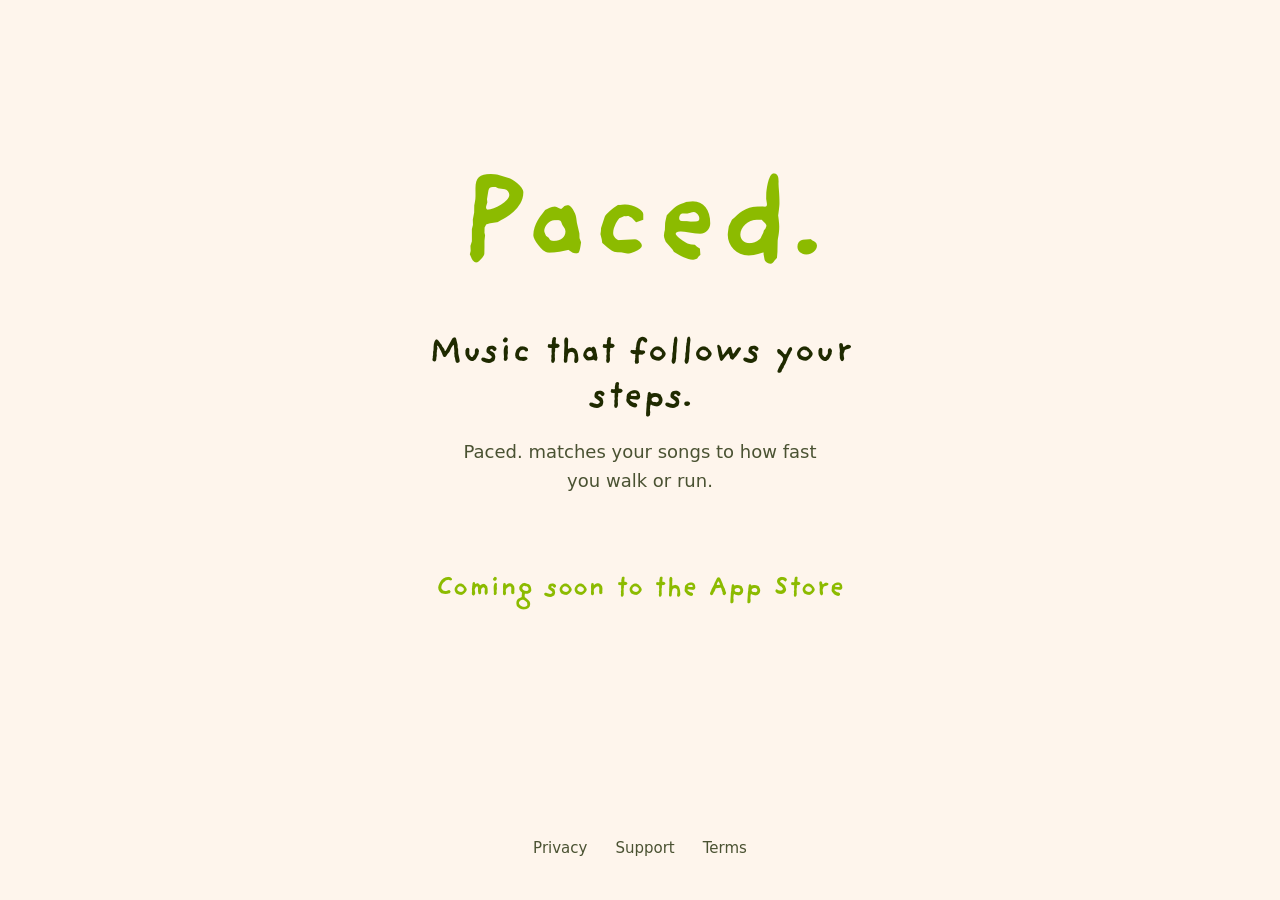
<file: index.html>
<!doctype html>
<html lang="en">
<head>
  <meta charset="utf-8">
  <meta name="viewport" content="width=device-width, initial-scale=1">
  <title>Paced.</title>
  <meta name="description" content="Paced. matches your songs to how fast you walk or run.">
  <link rel="preload" href="fonts/ProvidenceSans-Bold.otf" as="font" type="font/otf" crossorigin>
  <link rel="stylesheet" href="style.css?v=5">
</head>
<body>
  <main>
    <section class="hero">
      <h1>Paced.</h1>
      <p class="lead">Music that follows your steps.</p>
      <p class="sub">Paced. matches your songs to how fast you walk or run.</p>
      <p class="soon">Coming soon to the App Store</p>
    </section>
  </main>
  <footer>
    <nav>
      <a href="privacy.html">Privacy</a>
      <a href="support.html">Support</a>
      <a href="https://www.apple.com/legal/internet-services/itunes/dev/stdeula/">Terms</a>
    </nav>
  </footer>
</body>
</html>
</file>
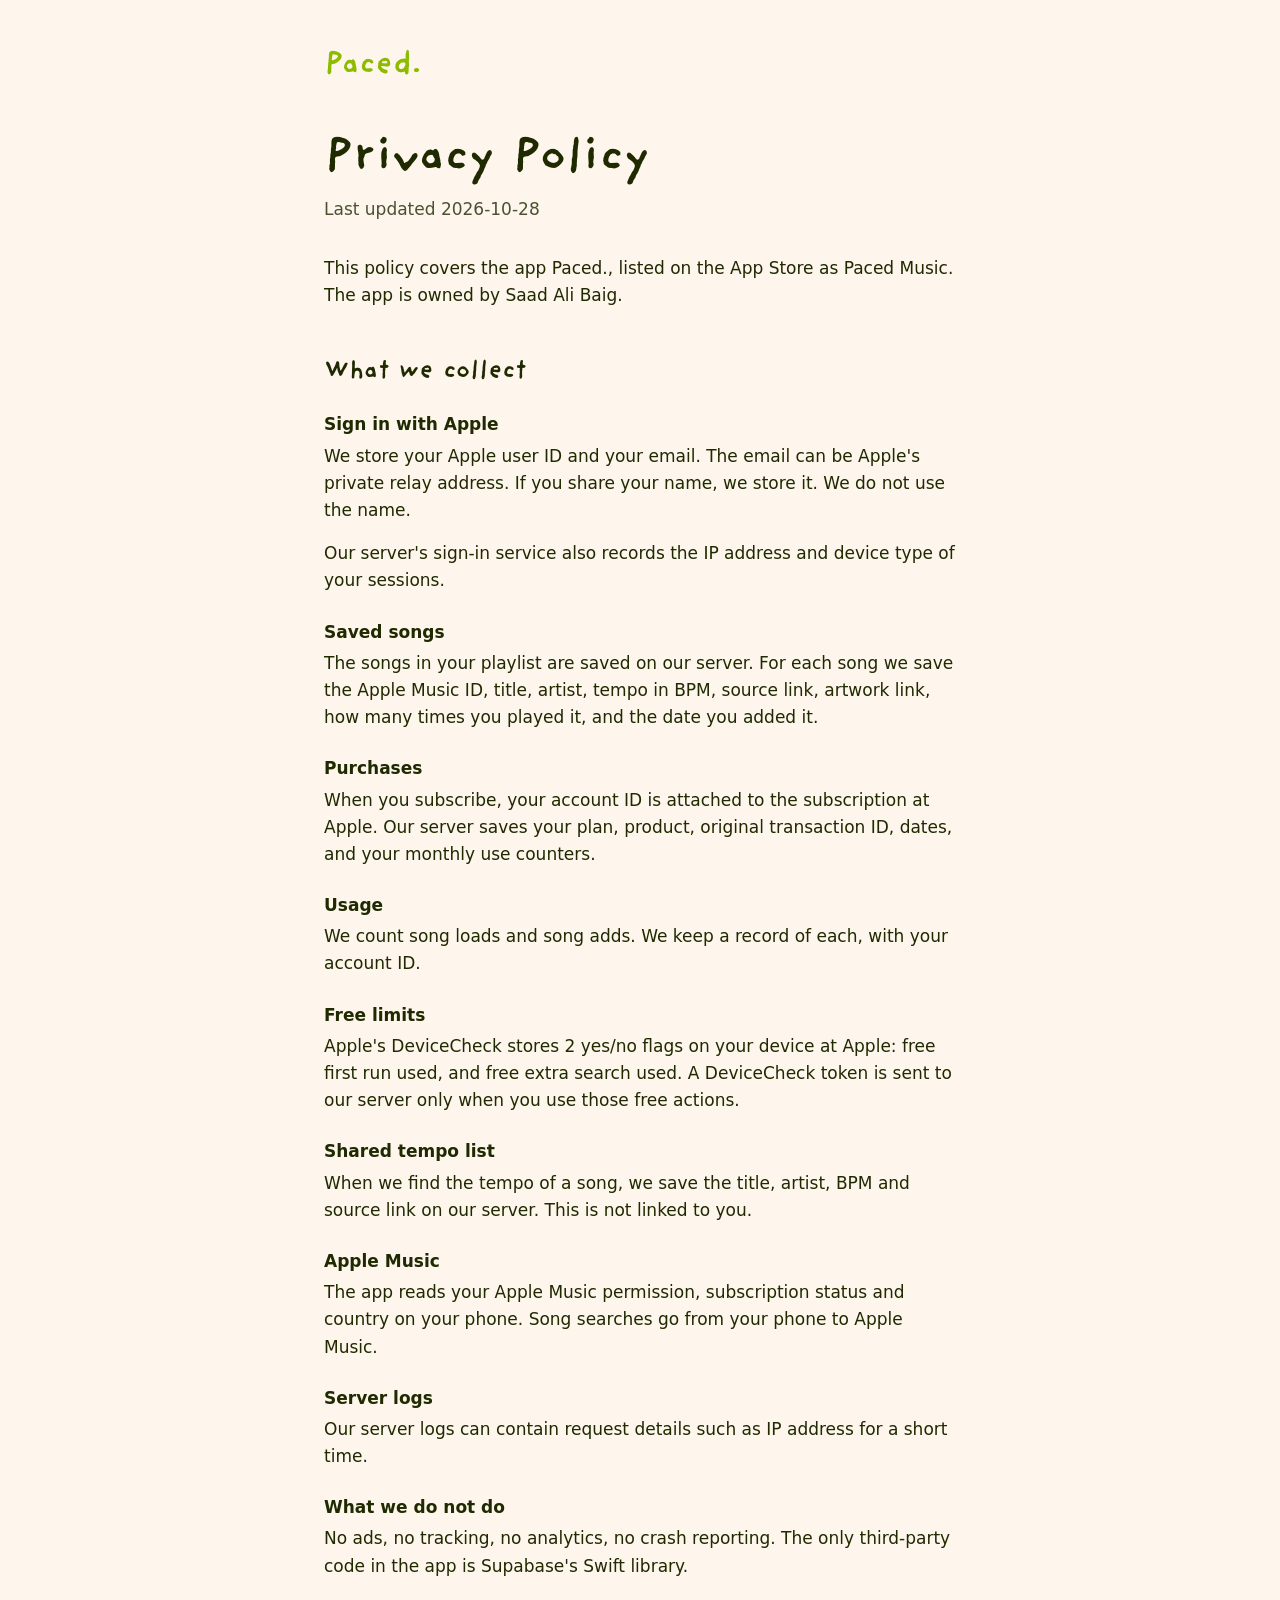
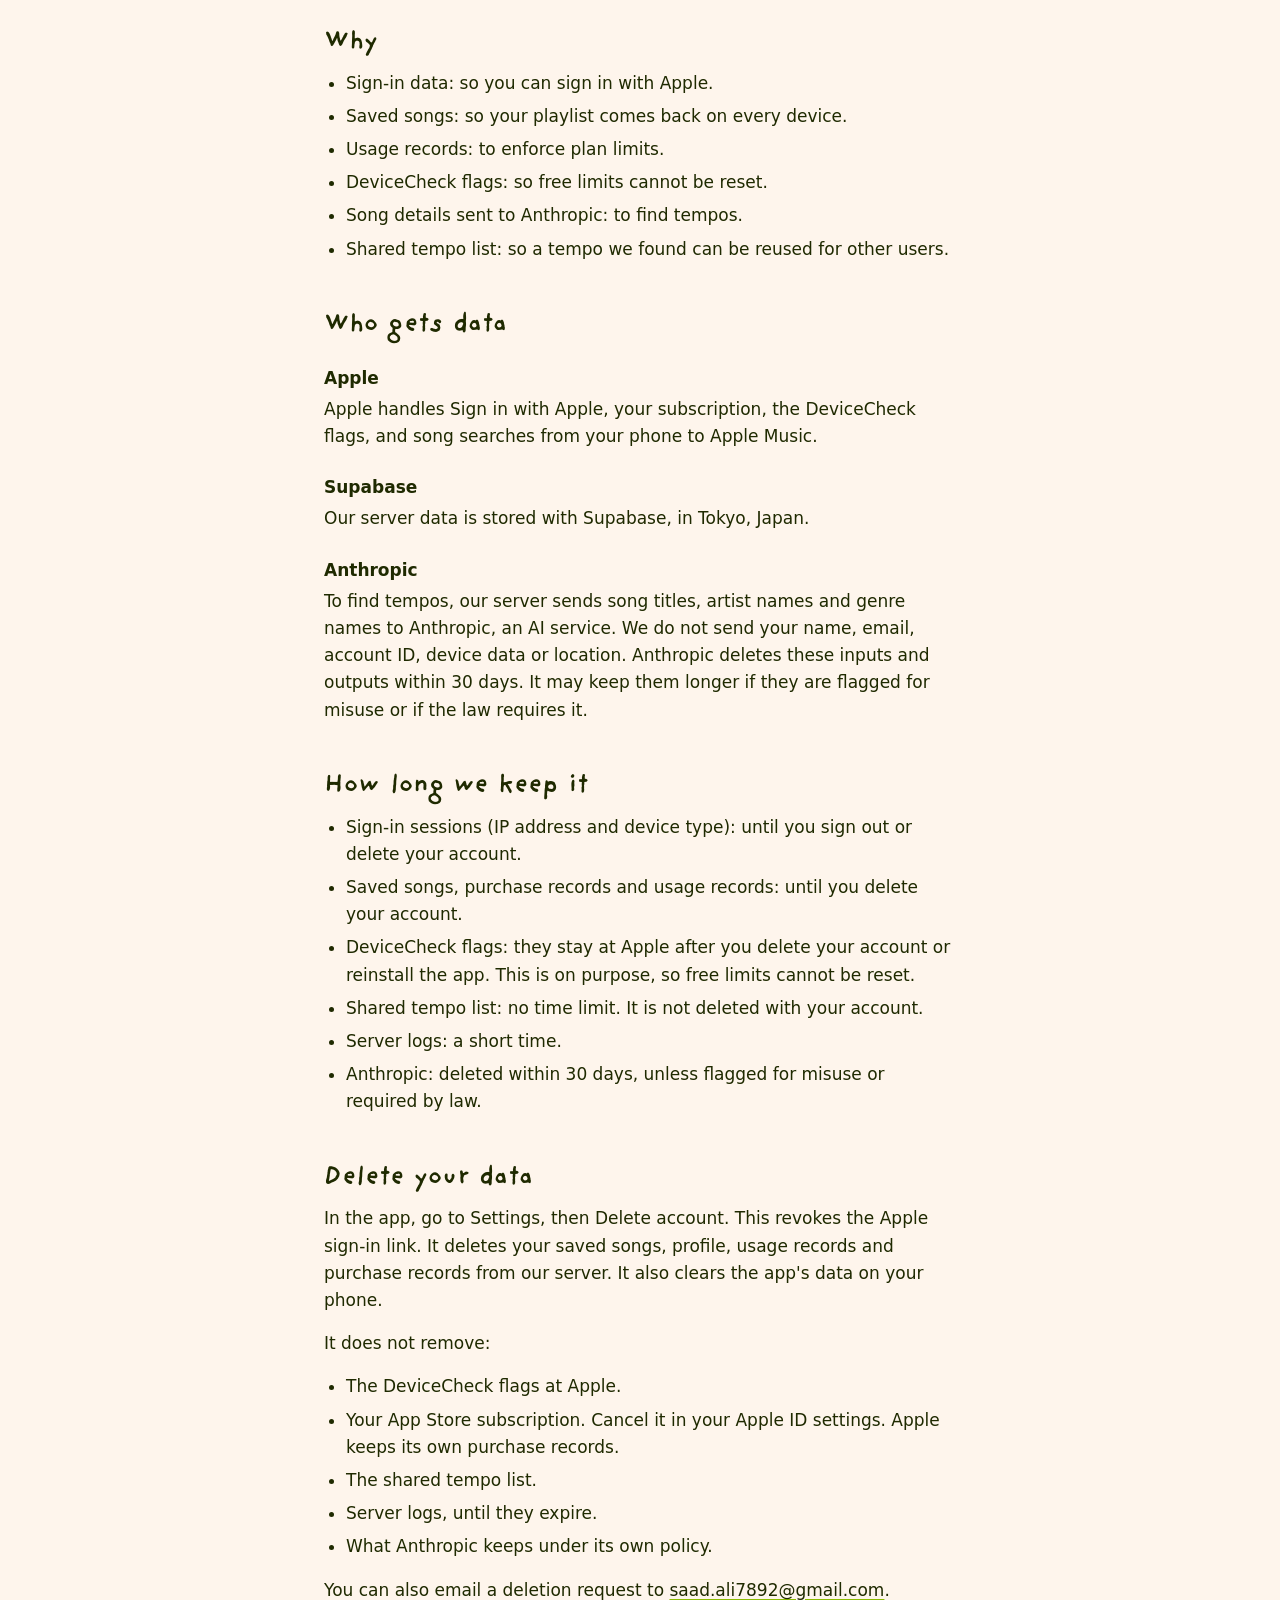
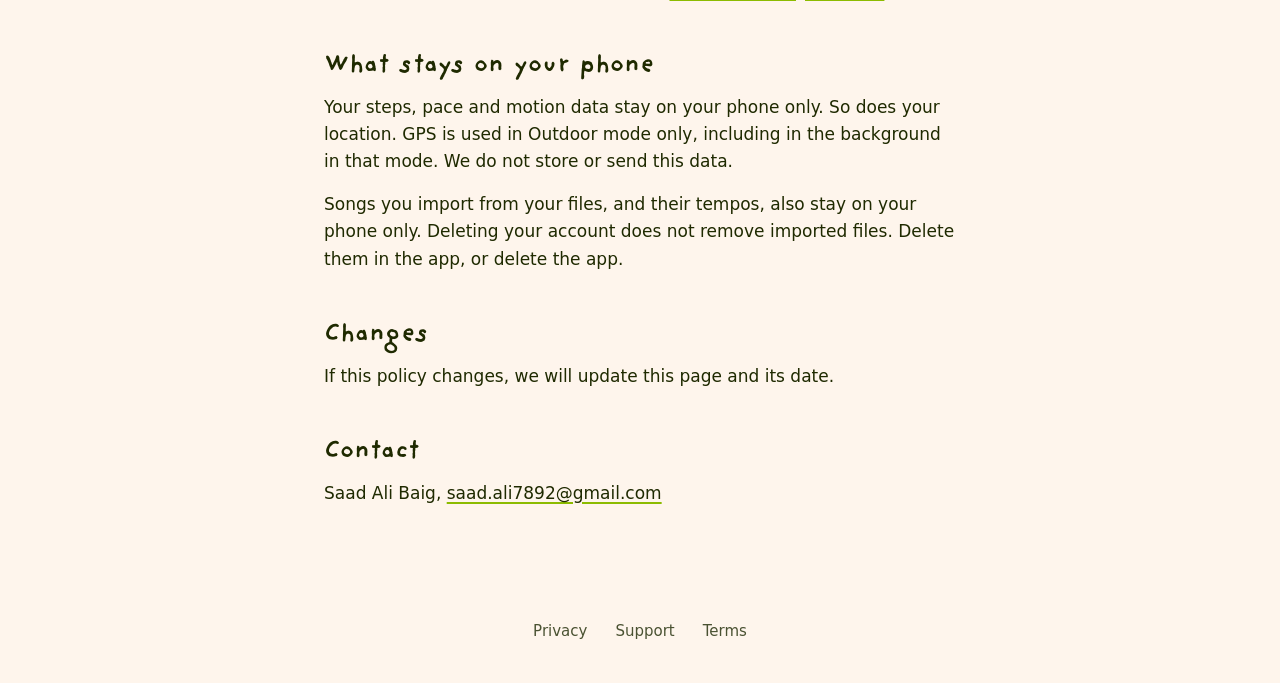
<file: privacy.html>
<!doctype html>
<html lang="en">
<head>
  <meta charset="utf-8">
  <meta name="viewport" content="width=device-width, initial-scale=1">
  <title>Privacy Policy | Paced.</title>
  <meta name="description" content="Privacy policy for Paced. (Paced Music on the App Store).">
  <link rel="preload" href="fonts/ProvidenceSans-Bold.otf" as="font" type="font/otf" crossorigin>
  <link rel="stylesheet" href="style.css?v=5">
</head>
<body>
  <main class="page">
    <a class="home wordmark" href="./">Paced.</a>

    <h1>Privacy Policy</h1>
    <p class="meta">Last updated 2026-10-28</p>

    <p>This policy covers the app Paced., listed on the App Store as Paced Music. The app is owned by Saad Ali Baig.</p>

    <h2>What we collect</h2>

    <h3>Sign in with Apple</h3>
    <p>We store your Apple user ID and your email. The email can be Apple's private relay address. If you share your name, we store it. We do not use the name.</p>
    <p>Our server's sign-in service also records the IP address and device type of your sessions.</p>

    <h3>Saved songs</h3>
    <p>The songs in your playlist are saved on our server. For each song we save the Apple Music ID, title, artist, tempo in BPM, source link, artwork link, how many times you played it, and the date you added it.</p>

    <h3>Purchases</h3>
    <p>When you subscribe, your account ID is attached to the subscription at Apple. Our server saves your plan, product, original transaction ID, dates, and your monthly use counters.</p>

    <h3>Usage</h3>
    <p>We count song loads and song adds. We keep a record of each, with your account ID.</p>

    <h3>Free limits</h3>
    <p>Apple's DeviceCheck stores 2 yes/no flags on your device at Apple: free first run used, and free extra search used. A DeviceCheck token is sent to our server only when you use those free actions.</p>

    <h3>Shared tempo list</h3>
    <p>When we find the tempo of a song, we save the title, artist, BPM and source link on our server. This is not linked to you.</p>

    <h3>Apple Music</h3>
    <p>The app reads your Apple Music permission, subscription status and country on your phone. Song searches go from your phone to Apple Music.</p>

    <h3>Server logs</h3>
    <p>Our server logs can contain request details such as IP address for a short time.</p>

    <h3>What we do not do</h3>
    <p>No ads, no tracking, no analytics, no crash reporting. The only third-party code in the app is Supabase's Swift library.</p>

    <h2>Why</h2>
    <ul>
      <li>Sign-in data: so you can sign in with Apple.</li>
      <li>Saved songs: so your playlist comes back on every device.</li>
      <li>Usage records: to enforce plan limits.</li>
      <li>DeviceCheck flags: so free limits cannot be reset.</li>
      <li>Song details sent to Anthropic: to find tempos.</li>
      <li>Shared tempo list: so a tempo we found can be reused for other users.</li>
    </ul>

    <h2>Who gets data</h2>
    <h3>Apple</h3>
    <p>Apple handles Sign in with Apple, your subscription, the DeviceCheck flags, and song searches from your phone to Apple Music.</p>
    <h3>Supabase</h3>
    <p>Our server data is stored with Supabase, in Tokyo, Japan.</p>
    <h3>Anthropic</h3>
    <p>To find tempos, our server sends song titles, artist names and genre names to Anthropic, an AI service. We do not send your name, email, account ID, device data or location. Anthropic deletes these inputs and outputs within 30 days. It may keep them longer if they are flagged for misuse or if the law requires it.</p>

    <h2>How long we keep it</h2>
    <ul>
      <li>Sign-in sessions (IP address and device type): until you sign out or delete your account.</li>
      <li>Saved songs, purchase records and usage records: until you delete your account.</li>
      <li>DeviceCheck flags: they stay at Apple after you delete your account or reinstall the app. This is on purpose, so free limits cannot be reset.</li>
      <li>Shared tempo list: no time limit. It is not deleted with your account.</li>
      <li>Server logs: a short time.</li>
      <li>Anthropic: deleted within 30 days, unless flagged for misuse or required by law.</li>
    </ul>

    <h2>Delete your data</h2>
    <p>In the app, go to Settings, then Delete account. This revokes the Apple sign-in link. It deletes your saved songs, profile, usage records and purchase records from our server. It also clears the app's data on your phone.</p>
    <p>It does not remove:</p>
    <ul>
      <li>The DeviceCheck flags at Apple.</li>
      <li>Your App Store subscription. Cancel it in your Apple ID settings. Apple keeps its own purchase records.</li>
      <li>The shared tempo list.</li>
      <li>Server logs, until they expire.</li>
      <li>What Anthropic keeps under its own policy.</li>
    </ul>
    <p>You can also email a deletion request to <a href="mailto:saad.ali7892@gmail.com">saad.ali7892@gmail.com</a>.</p>

    <h2>What stays on your phone</h2>
    <p>Your steps, pace and motion data stay on your phone only. So does your location. GPS is used in Outdoor mode only, including in the background in that mode. We do not store or send this data.</p>
    <p>Songs you import from your files, and their tempos, also stay on your phone only. Deleting your account does not remove imported files. Delete them in the app, or delete the app.</p>

    <h2>Changes</h2>
    <p>If this policy changes, we will update this page and its date.</p>

    <h2>Contact</h2>
    <p>Saad Ali Baig, <a href="mailto:saad.ali7892@gmail.com">saad.ali7892@gmail.com</a></p>
  </main>
  <footer>
    <nav>
      <a href="privacy.html">Privacy</a>
      <a href="support.html">Support</a>
      <a href="https://www.apple.com/legal/internet-services/itunes/dev/stdeula/">Terms</a>
    </nav>
  </footer>
</body>
</html>
</file>
<file: style.css>
@font-face {
  font-family: "Providence Sans";
  src: url("fonts/ProvidenceSans-Bold.otf") format("opentype");
  font-weight: 700;
  font-style: normal;
  font-display: swap;
}

:root {
  --bg: #FEF5EC;
  --text: #1F2A00;
  --muted: #4A5232;
  --green: #8CBB00;
  --heading: "Providence Sans", system-ui, -apple-system, sans-serif;
  --body: system-ui, -apple-system, "SF Pro Text", sans-serif;
  color-scheme: light;
}

* { box-sizing: border-box; }

html { -webkit-text-size-adjust: 100%; }

body {
  margin: 0;
  min-height: 100vh;
  min-height: 100dvh;
  display: flex;
  flex-direction: column;
  background: var(--bg);
  color: var(--text);
  font-family: var(--body);
  font-size: 17px;
  line-height: 1.6;
}

main { flex: 1; width: 100%; }

h1, h2, .wordmark, .lead {
  font-family: var(--heading);
  font-weight: 700;
  line-height: 1.15;
}

.hero h1, .home, .home:hover { color: var(--green); }

a { color: var(--text); text-decoration-color: var(--green); text-underline-offset: 3px; text-decoration-thickness: 2px; }
a:hover { color: var(--muted); }

/* Landing */
.hero {
  display: flex;
  flex-direction: column;
  align-items: center;
  justify-content: center;
  text-align: center;
  padding: 18vh 24px 64px;
}

.hero h1 {
  font-size: clamp(64px, 18vw, 120px);
  margin: 0 0 32px;
}

.lead {
  font-size: clamp(26px, 6.5vw, 36px);
  line-height: 1.25;
  margin: 0 0 16px;
  max-width: 18ch;
}

.sub {
  color: var(--muted);
  font-size: 18px;
  margin: 0;
  max-width: 32ch;
}

.soon {
  font-family: var(--heading);
  font-weight: 700;
  font-size: clamp(18px, 5.6vw, 28px);
  color: var(--green);
  margin: 72px 0 0;
}

/* Text pages */
.page {
  max-width: 680px;
  margin: 0 auto;
  padding: 48px 24px 64px;
}

.home {
  display: inline-block;
  font-size: 32px;
  text-decoration: none;
  margin-bottom: 48px;
}

.page h1 { font-size: clamp(36px, 9vw, 48px); margin: 0 0 8px; }
.page h2 { font-size: 26px; margin: 48px 0 12px; }
.page h3 { font-size: 17px; margin: 24px 0 4px; }
.page p, .page ul { margin: 0 0 16px; }
.page ul { padding-left: 22px; }
.page li { margin-bottom: 6px; }
.page .meta { color: var(--muted); margin-bottom: 32px; }

/* Footer */
footer {
  padding: 32px 24px 40px;
  text-align: center;
  font-size: 15px;
}

footer nav { display: flex; justify-content: center; gap: 28px; flex-wrap: wrap; }
footer a { color: var(--muted); text-decoration: none; }
footer a:hover { color: var(--text); text-decoration: underline; text-decoration-color: var(--green); }
</file>
